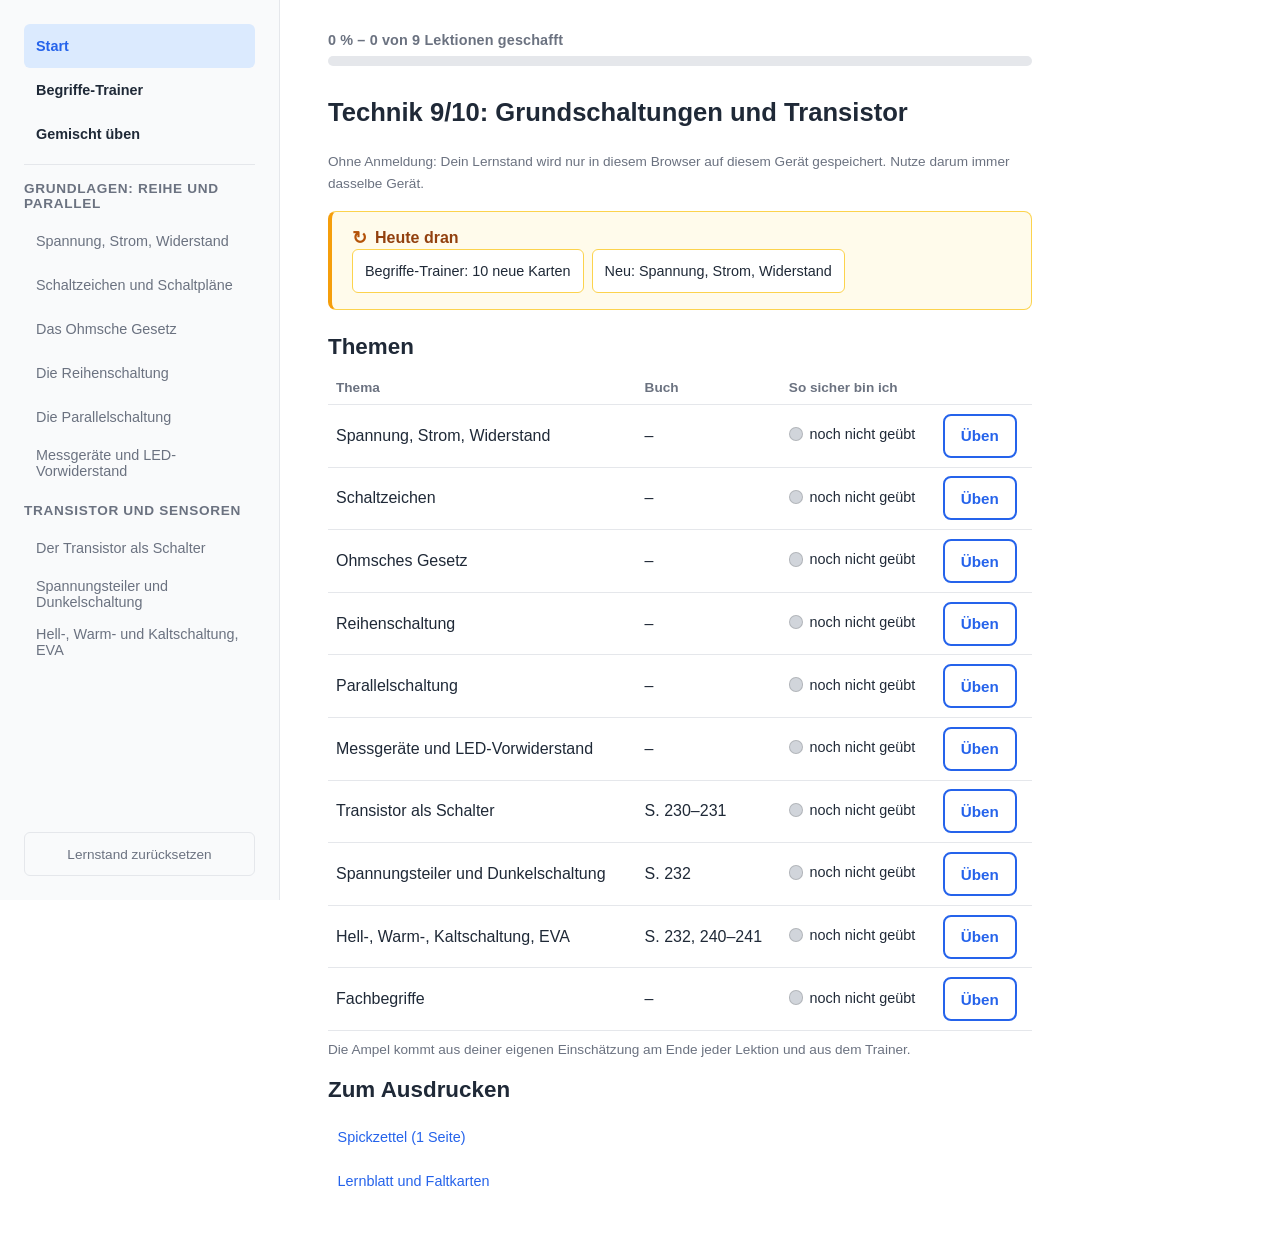
<file: index.html>
<!DOCTYPE html>
<html lang="de">
<head>
  <meta charset="UTF-8">
  <meta name="viewport" content="width=device-width, initial-scale=1.0">
  <title>Technik 9/10: Grundschaltungen und Transistor</title>
  <link rel="stylesheet" href="css/style.css?v=2">
</head>
<body>
  <button class="menu-toggle" id="menu-toggle" aria-label="Menü">&#9776;</button>
  <aside id="sidebar">
    <div id="nav"></div>
    <button id="reset-progress">Lernstand zurücksetzen</button>
  </aside>
  <main id="content">
    <div id="progress-section">
      <div id="progress-label"></div>
      <div id="progress-bar-container"><div id="progress-bar"></div></div>
    </div>
    <div id="lesson-container"></div>
  </main>
  <script src="js/ka-daten.js?v=4"></script>
  <script src="js/progress.js?v=4"></script>
  <script src="js/exercises.js?v=4"></script>
  <script src="js/trainer.js?v=4"></script>
  <script src="js/renderer.js?v=4"></script>
  <script src="js/cards.js?v=4"></script>
  <script src="js/sims.js?v=4"></script>
  <script src="js/lessons-grundlagen.js?v=4"></script>
  <script src="js/lessons-transistor.js?v=4"></script>
  <script src="js/app.js?v=4"></script>
</body>
</html>
</file>
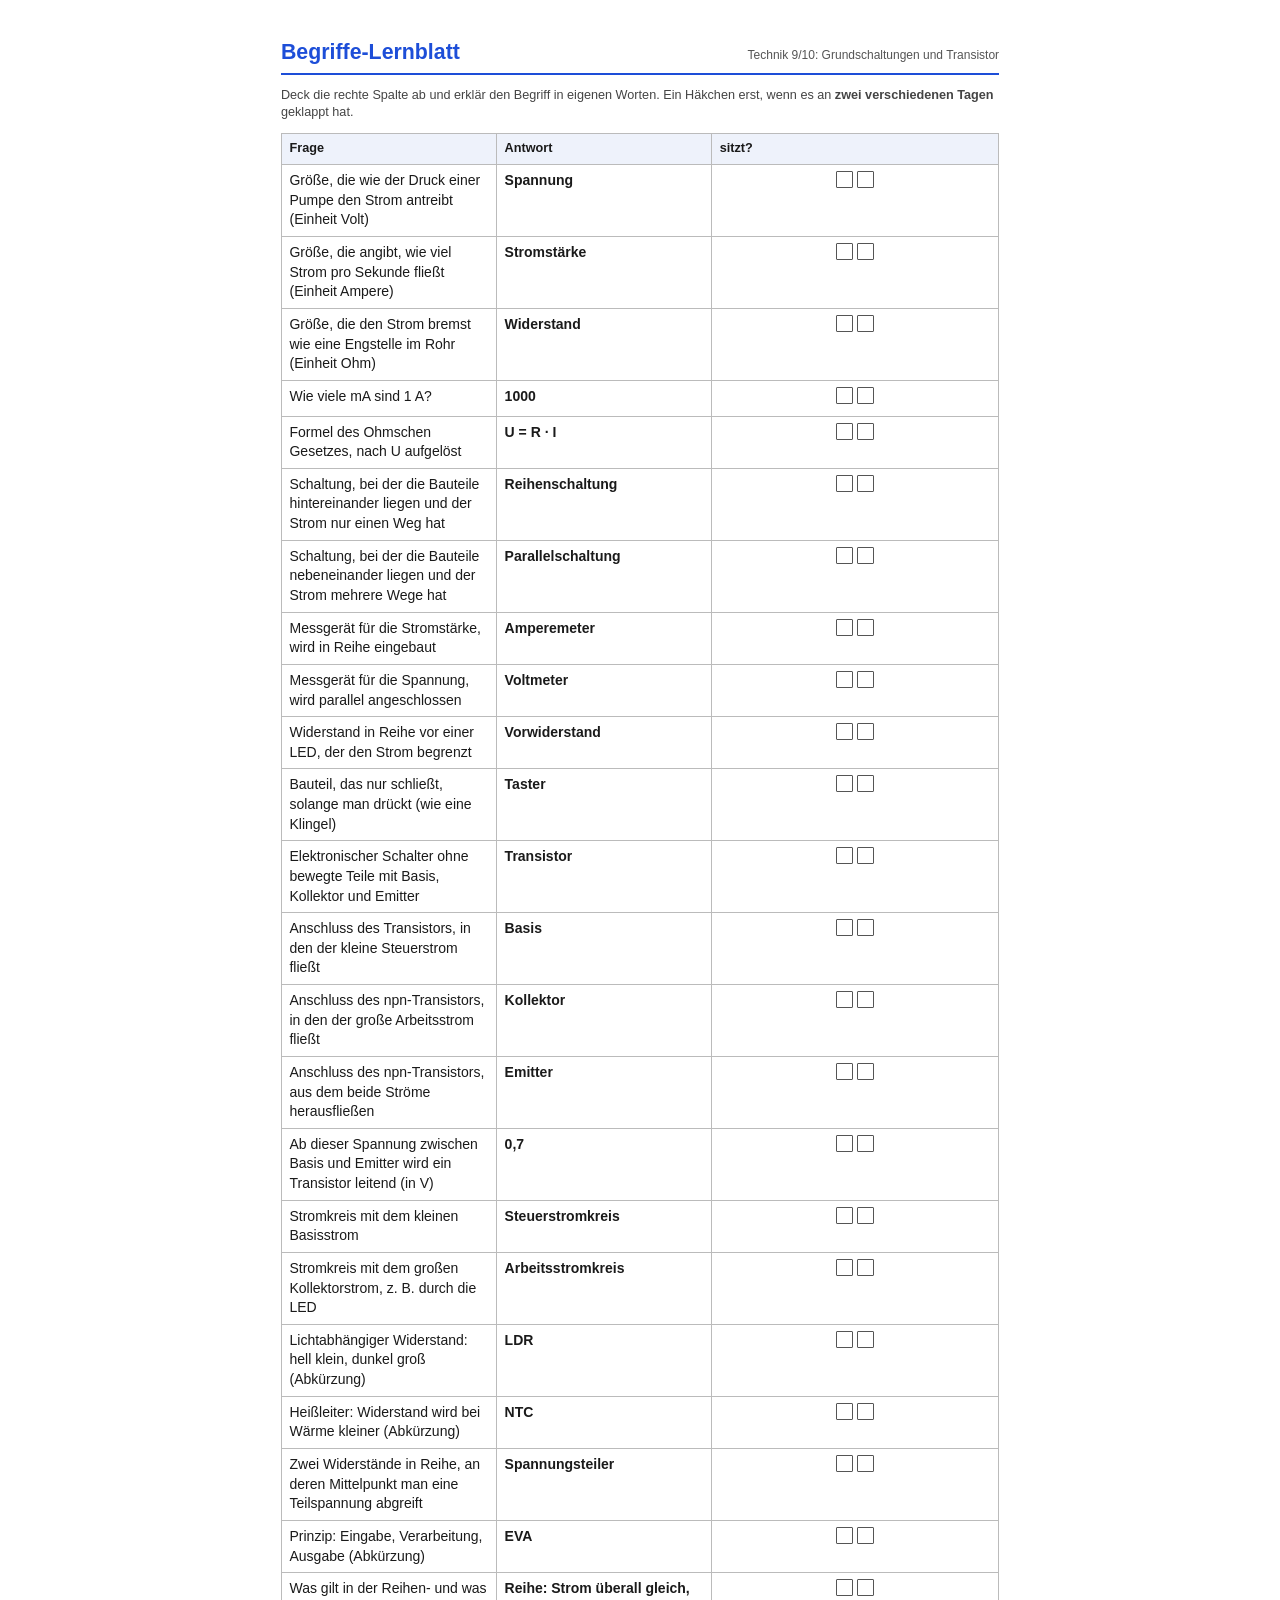
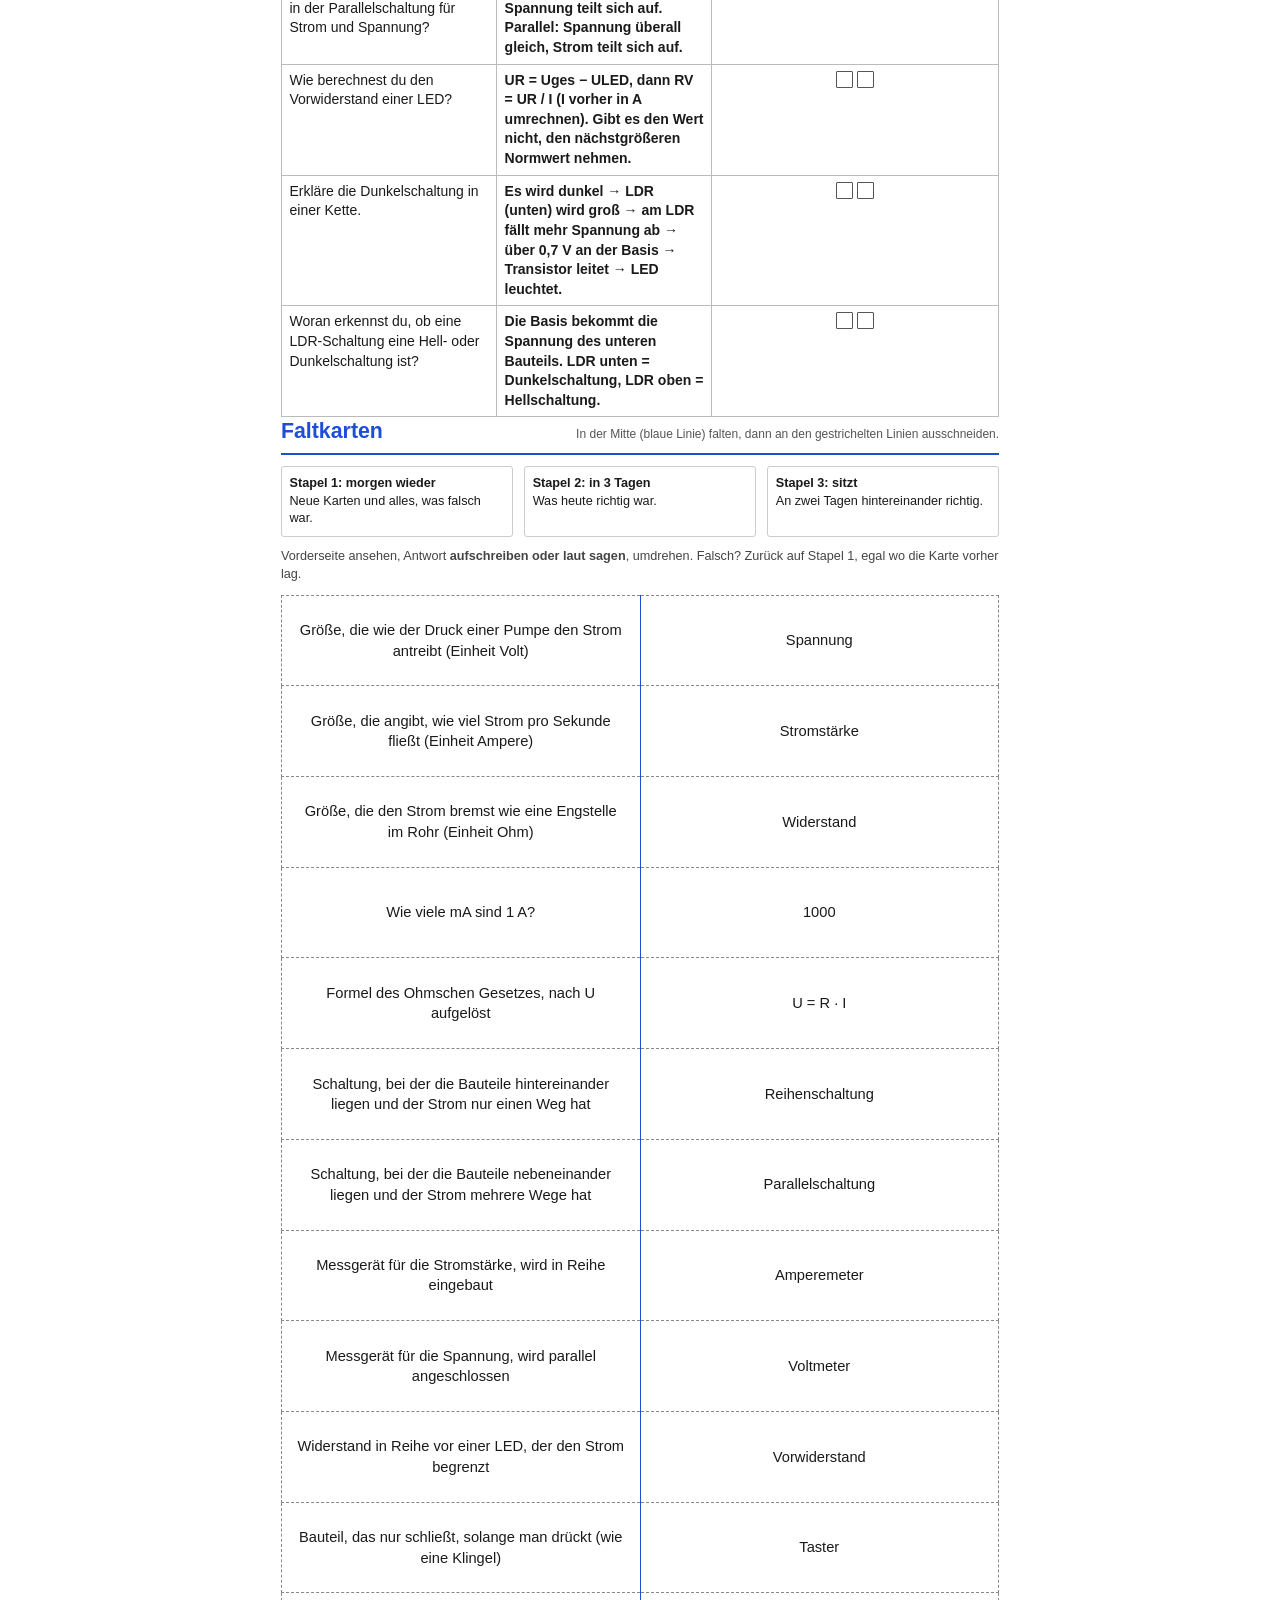
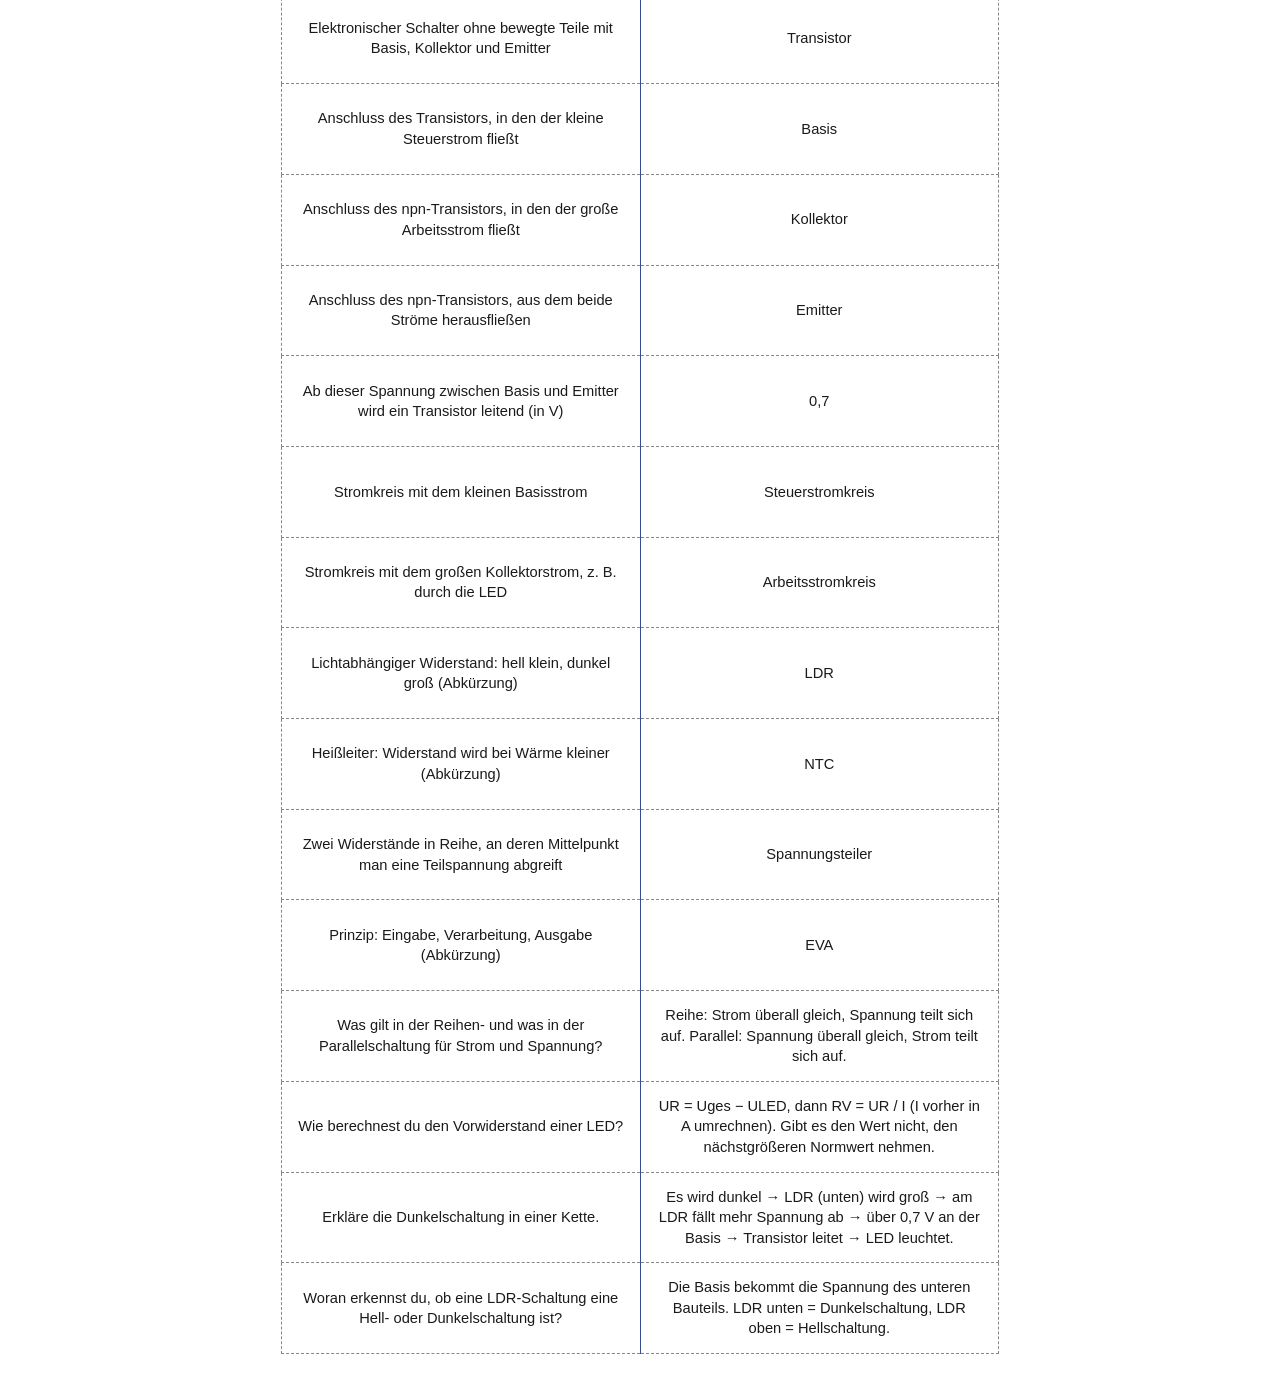
<file: pdf/karten.html>
<!DOCTYPE html>
<html lang="de">
<head>
<meta charset="UTF-8">
<meta name="viewport" content="width=device-width, initial-scale=1.0">
<title>Lernblatt und Faltkarten</title>
<link rel="stylesheet" href="druck.css">
<style>
  .lern td.v { font-weight: 600; width: 30%; }
  .lern td.d { width: 30%; }
  .lern td.b { font-size: 9pt; color: #444; }
  .lern td.c { width: 16mm; text-align: center; white-space: nowrap; }
  /* Faltkarten: links Vorderseite, rechts Rückseite. In der Mitte falten, dann ausschneiden. */
  .falt { width: 100%; border-collapse: collapse; }
  .falt td { width: 50%; height: 24mm; border: 0.8px dashed #888; text-align: center; vertical-align: middle; font-size: 11pt; padding: 2mm 4mm; }
  .falt td.hinten { border-left: 1.5px solid #1d4ed8; }
  .falt td small { display: block; font-size: 8.5pt; color: #555; margin-top: 1mm; }
  .stapel { display: flex; gap: 3mm; margin: 2mm 0 3mm; }
  .stapel div { flex: 1; border: 1px solid #ccc; border-radius: 3px; padding: 2mm; font-size: 9.5pt; }
</style>
</head>
<body>
<!-- Füllt sich selbst aus js/cards.js. Nichts von Hand eintragen. -->
<div class="kopf"><h1 id="titel">Lernblatt</h1><div class="meta" id="meta"></div></div>
<p class="intro" id="intro"></p>
<table class="lern"><thead id="lern-kopf"></thead><tbody id="lern"></tbody></table>

<div class="seitenumbruch"></div>
<div class="kopf"><h1>Faltkarten</h1><div class="meta">In der Mitte (blaue Linie) falten, dann an den gestrichelten Linien ausschneiden.</div></div>
<div class="stapel">
  <div><strong>Stapel 1: morgen wieder</strong><br>Neue Karten und alles, was falsch war.</div>
  <div><strong>Stapel 2: in 3 Tagen</strong><br>Was heute richtig war.</div>
  <div><strong>Stapel 3: sitzt</strong><br>An zwei Tagen hintereinander richtig.</div>
</div>
<p class="intro">Vorderseite ansehen, Antwort <strong>aufschreiben oder laut sagen</strong>, umdrehen. Falsch? Zurück auf Stapel 1, egal wo die Karte vorher lag.</p>
<table class="falt"><tbody id="falt"></tbody></table>

<script src="../js/ka-daten.js"></script>
<script src="../js/cards.js"></script>
<script>
  const sprache = !!CARDS.speak;
  document.getElementById('titel').textContent = sprache ? 'Vokabel-Lernblatt' : 'Begriffe-Lernblatt';
  document.getElementById('meta').textContent = KA.title;
  document.getElementById('intro').innerHTML = sprache
    ? 'Deck die rechte Spalte ab und schreib das englische Wort auf. Ein Häkchen erst, wenn es an <strong>zwei verschiedenen Tagen</strong> geklappt hat.'
    : 'Deck die rechte Spalte ab und erklär den Begriff in eigenen Worten. Ein Häkchen erst, wenn es an <strong>zwei verschiedenen Tagen</strong> geklappt hat.';
  document.getElementById('lern-kopf').innerHTML = '<tr><th>' + (sprache ? 'Deutsch' : 'Frage') + '</th><th>' + (sprache ? 'Englisch' : 'Antwort') + '</th>'
    + (sprache ? '<th>Beispiel</th>' : '') + '<th>sitzt?</th></tr>';
  document.getElementById('lern').innerHTML = CARDS.items.map(it =>
    '<tr><td class="d">' + it.front + '</td><td class="v">' + it.back + '</td>'
    + (sprache ? '<td class="b">' + (it.example || '') + '</td>' : '')
    + '<td class="c"><span class="kaestchen"></span> <span class="kaestchen"></span></td></tr>'
  ).join('');
  document.getElementById('falt').innerHTML = CARDS.items.map(it =>
    '<tr><td>' + it.front + '</td><td class="hinten">' + it.back + (it.example ? '<small>' + it.example + '</small>' : '') + '</td></tr>'
  ).join('');
</script>
</body>
</html>
</file>
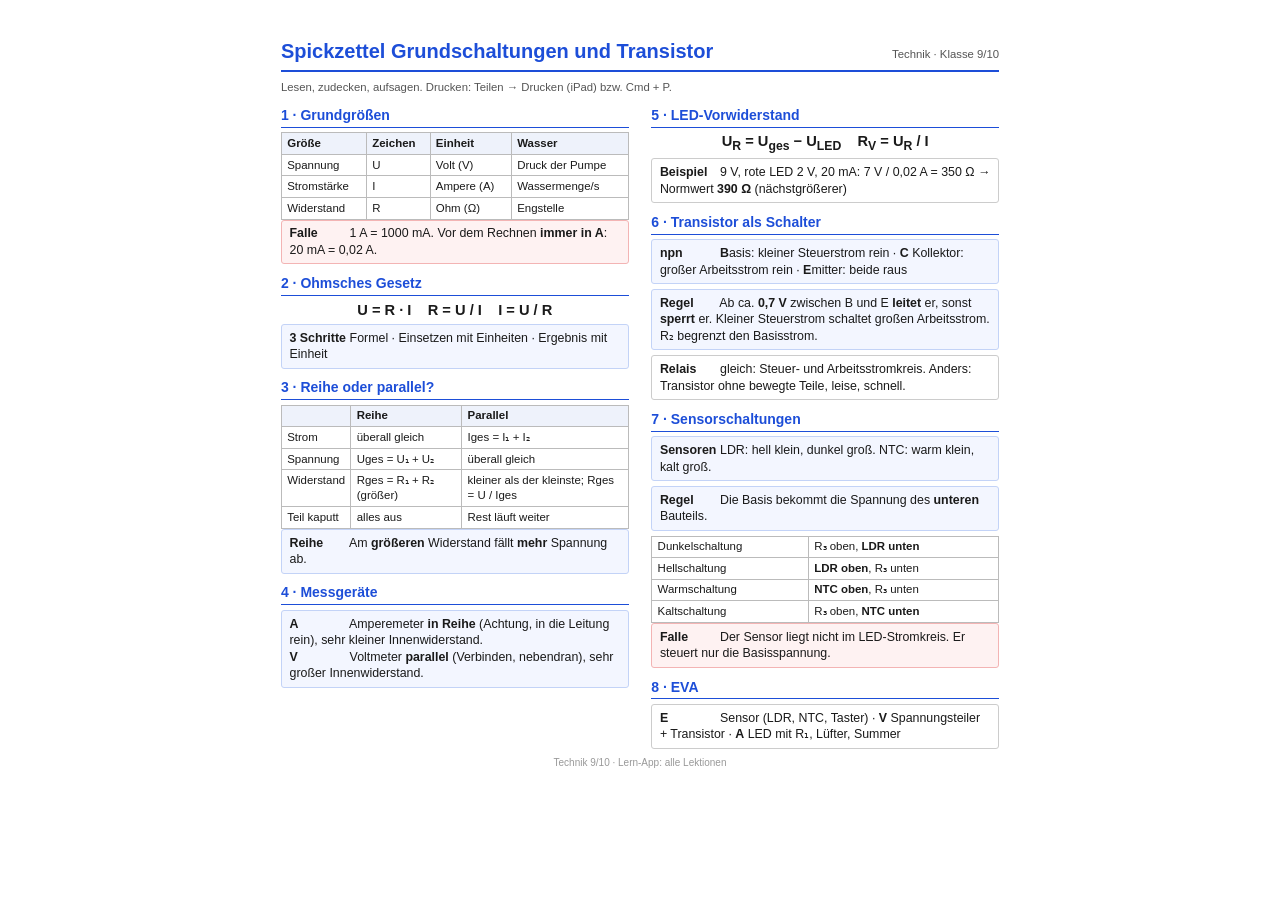
<file: pdf/spickzettel.html>
<!DOCTYPE html>
<html lang="de">
<head>
<meta charset="UTF-8">
<meta name="viewport" content="width=device-width, initial-scale=1.0">
<title>Spickzettel – Grundschaltungen und Transistor</title>
<style>
  /* Genau 1 Seite A4, zweispaltig. Prüfen: tools/druck_check.sh */
  @page { size: A4; margin: 9mm 10mm; }
  * { box-sizing: border-box; }
  body { font-family: "Helvetica Neue", Arial, sans-serif; color: #1a1a1a; font-size: 9.3pt; line-height: 1.33; margin: 0; }
  .kopf { display: flex; justify-content: space-between; align-items: baseline; border-bottom: 2.5px solid #1d4ed8; padding-bottom: 1.5mm; margin-bottom: 2mm; }
  .kopf h1 { font-size: 15pt; color: #1d4ed8; margin: 0; }
  .kopf .meta { font-size: 8.5pt; color: #555; text-align: right; }
  .intro { font-size: 8.5pt; color: #555; margin: 0 0 3mm; }
  .cols { column-count: 2; column-gap: 6mm; }
  .thema { break-inside: avoid; margin-bottom: 2.6mm; }
  h2 { font-size: 10.5pt; color: #1d4ed8; margin: 0 0 1.2mm; border-bottom: 1.2px solid #1d4ed8; padding-bottom: 0.6mm; }
  .box { border: 0.6px solid #ccc; border-radius: 3px; padding: 1.3mm 2mm; margin: 0 0 1.3mm; }
  .regel { background: #f3f6ff; border-color: #c3d3f7; }
  .beispiel { background: #fff; }
  .falle { background: #fef2f2; border-color: #f3b4b4; }
  .box b.lbl { display: inline-block; min-width: 15mm; }
  table { width: 100%; border-collapse: collapse; font-size: 8.6pt; }
  th, td { border: 0.5px solid #bbb; padding: 0.7mm 1.4mm; text-align: left; vertical-align: top; }
  th { background: #eef2fb; }
  .formel { text-align: center; font-weight: 700; font-size: 11pt; margin: 1mm 0; }
  .fuss { margin-top: 2mm; font-size: 7.5pt; color: #999; text-align: center; }
  @media screen { body { max-width: 210mm; margin: 0 auto; padding: 10mm; } }
</style>
</head>
<body>
<div class="kopf">
  <h1>Spickzettel Grundschaltungen und Transistor</h1>
  <div class="meta">Technik · Klasse 9/10</div>
</div>
<p class="intro">Lesen, zudecken, aufsagen. Drucken: Teilen → Drucken (iPad) bzw. Cmd + P.</p>

<div class="cols">
  <div class="thema">
    <h2>1 · Grundgrößen</h2>
    <table>
      <tr><th>Größe</th><th>Zeichen</th><th>Einheit</th><th>Wasser</th></tr>
      <tr><td>Spannung</td><td>U</td><td>Volt (V)</td><td>Druck der Pumpe</td></tr>
      <tr><td>Stromstärke</td><td>I</td><td>Ampere (A)</td><td>Wassermenge/s</td></tr>
      <tr><td>Widerstand</td><td>R</td><td>Ohm (Ω)</td><td>Engstelle</td></tr>
    </table>
    <div class="box falle"><b class="lbl">Falle</b> 1 A = 1000 mA. Vor dem Rechnen <strong>immer in A</strong>: 20 mA = 0,02 A.</div>
  </div>
  <div class="thema">
    <h2>2 · Ohmsches Gesetz</h2>
    <p class="formel">U = R · I &nbsp;&nbsp; R = U / I &nbsp;&nbsp; I = U / R</p>
    <div class="box regel"><b class="lbl">3 Schritte</b> Formel · Einsetzen mit Einheiten · Ergebnis mit Einheit</div>
  </div>
  <div class="thema">
    <h2>3 · Reihe oder parallel?</h2>
    <table>
      <tr><th></th><th>Reihe</th><th>Parallel</th></tr>
      <tr><td>Strom</td><td>überall gleich</td><td>Iges = I₁ + I₂</td></tr>
      <tr><td>Spannung</td><td>Uges = U₁ + U₂</td><td>überall gleich</td></tr>
      <tr><td>Widerstand</td><td>Rges = R₁ + R₂ (größer)</td><td>kleiner als der kleinste; Rges = U / Iges</td></tr>
      <tr><td>Teil kaputt</td><td>alles aus</td><td>Rest läuft weiter</td></tr>
    </table>
    <div class="box regel"><b class="lbl">Reihe</b> Am <strong>größeren</strong> Widerstand fällt <strong>mehr</strong> Spannung ab.</div>
  </div>
  <div class="thema">
    <h2>4 · Messgeräte</h2>
    <div class="box regel"><b class="lbl">A</b> Amperemeter <strong>in Reihe</strong> (Achtung, in die Leitung rein), sehr kleiner Innenwiderstand.<br><b class="lbl">V</b> Voltmeter <strong>parallel</strong> (Verbinden, nebendran), sehr großer Innenwiderstand.</div>
  </div>
  <div class="thema">
    <h2>5 · LED-Vorwiderstand</h2>
    <p class="formel">U<sub>R</sub> = U<sub>ges</sub> − U<sub>LED</sub> &nbsp;&nbsp; R<sub>V</sub> = U<sub>R</sub> / I</p>
    <div class="box beispiel"><b class="lbl">Beispiel</b> 9 V, rote LED 2 V, 20 mA: 7 V / 0,02 A = 350 Ω → Normwert <strong>390 Ω</strong> (nächstgrößerer)</div>
  </div>
  <div class="thema">
    <h2>6 · Transistor als Schalter</h2>
    <div class="box regel"><b class="lbl">npn</b> <strong>B</strong>asis: kleiner Steuerstrom rein · <strong>C</strong> Kollektor: großer Arbeitsstrom rein · <strong>E</strong>mitter: beide raus</div>
    <div class="box regel"><b class="lbl">Regel</b> Ab ca. <strong>0,7 V</strong> zwischen B und E <strong>leitet</strong> er, sonst <strong>sperrt</strong> er. Kleiner Steuerstrom schaltet großen Arbeitsstrom. R₂ begrenzt den Basisstrom.</div>
    <div class="box beispiel"><b class="lbl">Relais</b> gleich: Steuer- und Arbeitsstromkreis. Anders: Transistor ohne bewegte Teile, leise, schnell.</div>
  </div>
  <div class="thema">
    <h2>7 · Sensorschaltungen</h2>
    <div class="box regel"><b class="lbl">Sensoren</b> LDR: hell klein, dunkel groß. NTC: warm klein, kalt groß.</div>
    <div class="box regel"><b class="lbl">Regel</b> Die Basis bekommt die Spannung des <strong>unteren</strong> Bauteils.</div>
    <table>
      <tr><td>Dunkelschaltung</td><td>R₃ oben, <strong>LDR unten</strong></td></tr>
      <tr><td>Hellschaltung</td><td><strong>LDR oben</strong>, R₃ unten</td></tr>
      <tr><td>Warmschaltung</td><td><strong>NTC oben</strong>, R₃ unten</td></tr>
      <tr><td>Kaltschaltung</td><td>R₃ oben, <strong>NTC unten</strong></td></tr>
    </table>
    <div class="box falle"><b class="lbl">Falle</b> Der Sensor liegt nicht im LED-Stromkreis. Er steuert nur die Basisspannung.</div>
  </div>
  <div class="thema">
    <h2>8 · EVA</h2>
    <div class="box beispiel"><b class="lbl">E</b> Sensor (LDR, NTC, Taster) · <b>V</b> Spannungsteiler + Transistor · <b>A</b> LED mit R₁, Lüfter, Summer</div>
  </div>
</div>
<p class="fuss">Technik 9/10 · Lern-App: alle Lektionen</p>
</body>
</html>
</file>
<file: css/style.css>
/* === CSS-Variablen === */
:root {
  --accent: #2563EB;
  --accent-light: #DBEAFE;
  --success: #16A34A;
  --error: #DC2626;
  --text: #1F2937;
  --text-light: #6B7280;
  --bg: #FFFFFF;
  --sidebar-bg: #F9FAFB;
  --border: #E5E7EB;
  --sidebar-width: 280px;
  --signal-high: #16A34A;
  --signal-low: #9CA3AF;
  --signal-carry: #F59E0B;
  --signal-active: #2563EB;
  --tap-min: 44px; /* Mindesthöhe für alles, was man antippt (iPad) */
}

/* === Reset === */
*,
*::before,
*::after {
  box-sizing: border-box;
  margin: 0;
  padding: 0;
}

/* === Body: CSS Grid Layout === */
body {
  display: grid;
  grid-template-columns: var(--sidebar-width) 1fr;
  min-height: 100vh;
  font-family: -apple-system, BlinkMacSystemFont, "Segoe UI", Roboto,
    "Helvetica Neue", Arial, sans-serif;
  color: var(--text);
  background: var(--bg);
}

/* === Sidebar === */
#sidebar {
  display: flex;
  flex-direction: column;
  background: var(--sidebar-bg);
  border-right: 1px solid var(--border);
  padding: 1.5rem;
  position: sticky;
  top: 0;
  height: 100vh;
  overflow-y: auto;
}

#sidebar h2 {
  font-size: 1.1rem;
  color: var(--accent);
  margin-bottom: 1.25rem;
  letter-spacing: 0.02em;
}

#sidebar h3 {
  font-size: 0.85rem;
  color: var(--text-light);
  text-transform: uppercase;
  letter-spacing: 0.05em;
  margin-bottom: 0.5rem;
  margin-top: 1rem;
}

#sidebar ul {
  list-style: none;
}

#sidebar li {
  padding: 0.5rem 0.75rem;
  border-radius: 6px;
  cursor: pointer;
  font-size: 0.9rem;
  color: var(--text);
  transition: background 0.15s ease;
}

#sidebar li:hover {
  background: var(--accent-light);
}

#sidebar li.active {
  background: var(--accent-light);
  color: var(--accent);
  font-weight: 600;
}

#sidebar li.completed {
  color: var(--success);
}

#sidebar li.in-progress {
  color: var(--text);
}

#sidebar li.not-started {
  color: var(--text-light);
}

/* Reset-Button: wird durch flex + margin-top:auto nach unten gedrückt */
#reset-progress {
  margin-top: auto;
  padding: 0.6rem 1rem;
  background: none;
  border: 1px solid var(--border);
  border-radius: 6px;
  color: var(--text-light);
  font-size: 0.85rem;
  cursor: pointer;
  transition: background 0.15s ease, color 0.15s ease;
}

#reset-progress:hover {
  background: var(--error);
  color: #fff;
  border-color: var(--error);
}

/* === Hauptinhalt === */
#content {
  padding: 2rem 3rem;
  max-width: 800px;
  min-width: 0; /* Grid-Spalte darf schmaler werden als ihr Inhalt (Handy) */
}

/* === Fortschrittsbalken === */
#progress-section {
  margin-bottom: 2rem;
}

#progress-label {
  font-size: 0.9rem;
  font-weight: 600;
  color: var(--text-light);
  margin-bottom: 0.5rem;
  letter-spacing: 0.01em;
}

#progress-bar-container {
  height: 10px;
  background: #E5E7EB;
  border-radius: 5px;
  overflow: hidden;
}

#progress-bar {
  height: 100%;
  background: var(--accent);
  border-radius: 5px;
  width: 0%;
  transition: width 0.4s ease;
}

/* === Spaced Repetition: "Heute faellig"-Sektion === */
#review-due {
  margin-bottom: 2rem;
}

.review-due-card {
  border: 1px solid #FCD34D;
  background: #FFFBEB;
  border-left: 4px solid #F59E0B;
  border-radius: 8px;
  padding: 1rem 1.25rem;
}

.review-due-head {
  font-size: 1rem;
  font-weight: 700;
  color: #92400E;
  display: flex;
  align-items: center;
  gap: 0.5rem;
}

.review-due-icon {
  display: inline-block;
  font-size: 1.1rem;
  color: #B45309;
}

.review-due-hint {
  font-size: 0.85rem;
  color: var(--text-light);
  margin: 0.4rem 0 0.8rem;
}

.review-due-list {
  display: flex;
  flex-wrap: wrap;
  gap: 0.5rem;
}

.review-due-btn {
  background: var(--bg);
  border: 1px solid #FCD34D;
  border-radius: 6px;
  padding: 0.5rem 0.75rem;
  font-size: 0.9rem;
  color: var(--text);
  cursor: pointer;
  text-align: left;
  transition: background 0.15s ease, border-color 0.15s ease;
  /* Touch-freundliche Mindesthoehe */
  min-height: 44px;
}

.review-due-btn:hover {
  background: #FEF3C7;
  border-color: #F59E0B;
}

/* Sidebar-Badge an faelliger Lektion */
.review-badge {
  margin-left: 0.4rem;
  font-size: 0.85rem;
  color: #B45309;
  font-weight: 700;
}

/* === Selbst-Check nach Lektionsabschluss (Assessment-Prompt) === */
.self-check {
  margin-top: 2rem;
  padding: 1.25rem;
  border: 1px solid var(--border);
  border-left: 4px solid var(--accent);
  border-radius: 8px;
  background: var(--accent-light);
}

.self-check-head {
  font-size: 1.05rem;
  font-weight: 700;
  color: var(--text);
}

.self-check-hint {
  font-size: 0.85rem;
  color: var(--text-light);
  margin: 0.4rem 0 1rem;
}

.self-check-btns {
  display: flex;
  flex-wrap: wrap;
  gap: 0.6rem;
}

.self-check-btn {
  flex: 1 1 140px;
  display: flex;
  flex-direction: column;
  align-items: center;
  gap: 0.15rem;
  padding: 0.7rem 0.5rem;
  border: 2px solid var(--border);
  border-radius: 8px;
  background: var(--bg);
  cursor: pointer;
  transition: border-color 0.15s ease, background 0.15s ease, transform 0.05s ease;
  /* Touch-freundlich */
  min-height: 56px;
}

.self-check-btn:hover { transform: translateY(-1px); }
.self-check-btn:active { transform: translateY(0); }

.sc-label { font-weight: 700; font-size: 0.95rem; color: var(--text); }
.sc-sub { font-size: 0.75rem; color: var(--text-light); }

.self-check-low:hover { border-color: #DC2626; background: #FEF2F2; }
.self-check-medium:hover { border-color: #F59E0B; background: #FFFBEB; }
.self-check-high:hover { border-color: var(--success); background: #F0FDF4; }

.self-check-done {
  font-size: 0.95rem;
  font-weight: 600;
  color: var(--success);
}

/* === Übungs-Header (Übung X von Y) === */
.exercise-header {
  font-size: 0.9rem;
  font-weight: 600;
  color: var(--text-light);
  margin-top: 2rem;
  margin-bottom: 0.75rem;
  padding-bottom: 0.5rem;
  border-bottom: 1px solid var(--border);
  letter-spacing: 0.02em;
  transition: color 0.3s ease;
}

.exercise-header:first-of-type {
  margin-top: 0.5rem;
}

.exercise-header.completed {
  color: var(--success);
}

.exercise-header.completed::after {
  content: ' ✓';
  font-weight: 700;
}

/* === Typografie === */
h1 {
  font-size: 1.8rem;
  margin-bottom: 1rem;
  color: var(--text);
}

h2 {
  font-size: 1.4rem;
  margin-bottom: 0.75rem;
  color: var(--text);
}

h3 {
  font-size: 1.1rem;
  margin-bottom: 0.5rem;
  color: var(--text);
}

p {
  line-height: 1.6;
  margin-bottom: 1rem;
  color: var(--text);
}

/* === Phase Tabs === */
.phase-tabs {
  display: flex;
  gap: 0;
  border-bottom: 2px solid var(--border);
  margin-bottom: 1.5rem;
}

.phase-tab {
  padding: 0.75rem 1.5rem;
  border: none;
  background: none;
  cursor: pointer;
  font-size: 0.95rem;
  color: var(--text-light);
  border-bottom: 2px solid transparent;
  margin-bottom: -2px;
  transition: all 0.2s;
}

.phase-tab:hover {
  color: var(--text);
}

.phase-tab.active {
  color: var(--accent);
  border-bottom-color: var(--accent);
  font-weight: 600;
}

/* === Phasen === */
.phase {
  display: none;
  animation: fadeIn 0.3s ease;
}

.phase.active {
  display: block;
}

@keyframes fadeIn {
  from { opacity: 0; transform: translateY(5px); }
  to { opacity: 1; transform: translateY(0); }
}

/* === Beispiel-Schritte === */
.example-step {
  background: var(--sidebar-bg);
  border: 1px solid var(--border);
  border-radius: 8px;
  margin-bottom: 0.75rem;
  overflow: hidden;
}

.example-step summary {
  padding: 0.75rem 1rem;
  cursor: pointer;
  font-weight: 600;
  color: var(--text);
  list-style: none;
}

.example-step summary::before {
  content: '▶ ';
  font-size: 0.7rem;
  margin-right: 0.5rem;
  transition: transform 0.2s;
  display: inline-block;
}

.example-step[open] summary::before {
  transform: rotate(90deg);
}

.step-content {
  padding: 0.75rem 1rem;
  border-top: 1px solid var(--border);
}

/* === Lektion Titel === */
#lesson-container h1 {
  margin-bottom: 1.5rem;
  font-size: 1.6rem;
}

/* === Uebungen allgemein === */
.exercise-question {
  font-weight: 600;
  margin-bottom: 1rem;
  font-size: 1.05rem;
}

.exercise-feedback {
  margin-top: 1rem;
  padding: 0.75rem 1rem;
  border-radius: 8px;
  font-size: 0.9rem;
}

.exercise-feedback.correct {
  background: #DCFCE7;
  color: #166534;
  border: 1px solid #BBF7D0;
}

.exercise-feedback.incorrect {
  background: #FEF2F2;
  color: #991B1B;
  border: 1px solid #FECACA;
}

/* === Multiple Choice === */
.mc-options {
  display: flex;
  flex-direction: column;
  gap: 0.5rem;
}

.mc-option {
  padding: 0.75rem 1rem;
  border: 2px solid var(--border);
  border-radius: 8px;
  background: white;
  cursor: pointer;
  text-align: left;
  font-size: 0.95rem;
  transition: all 0.2s;
}

.mc-option:hover:not(:disabled) {
  border-color: var(--accent);
  background: var(--accent-light);
}

.mc-option.correct {
  border-color: var(--success);
  background: #DCFCE7;
  color: #166534;
}

.mc-option.incorrect {
  border-color: var(--error);
  background: #FEF2F2;
  color: #991B1B;
}

.mc-option:disabled {
  cursor: not-allowed;
  opacity: 0.7;
}

.exercise-check-btn {
  margin-top: 1rem;
  padding: 0.6rem 1.5rem;
  background: var(--accent);
  color: white;
  border: none;
  border-radius: 6px;
  cursor: pointer;
  font-size: 0.95rem;
  transition: background 0.2s;
}

.exercise-check-btn:hover {
  background: #1D4ED8;
}

.exercise-check-btn:disabled {
  background: var(--text-light);
  cursor: not-allowed;
}

/* === Zuordnung === */
.matching-area {
  display: grid;
  grid-template-columns: 1fr 1fr;
  gap: 2rem;
  margin: 1rem 0;
}

.match-item {
  padding: 0.75rem 1rem;
  border: 2px solid var(--border);
  border-radius: 8px;
  cursor: pointer;
  text-align: center;
  margin-bottom: 0.5rem;
  transition: all 0.2s;
  user-select: none;
}

.match-item:hover {
  border-color: var(--accent);
}

.match-item.selected {
  border-color: var(--accent);
  background: var(--accent-light);
  box-shadow: 0 0 0 2px var(--accent-light);
}

.match-item.matched {
  opacity: 0.9;
  color: white;
  font-weight: 600;
}

/* === Responsive: Tablet (< 1024px) === */
@media (max-width: 1024px) {
  body {
    grid-template-columns: 1fr;
  }

  #sidebar {
    position: fixed;
    /* Feste Breite noetig, weil die Grid-Spalte hier wegfaellt. Verstecken per
       transform: translateX(-100%) verdeckt IMMER exakt die eigene Breite -
       robuster als ein fester left-Wert (sonst lugt die Sidebar ueber den Inhalt). */
    width: var(--sidebar-width);
    left: 0;
    top: 0;
    z-index: 100;
    transform: translateX(-100%);
    transition: transform 0.3s;
    box-shadow: none;
  }

  #sidebar.open {
    transform: translateX(0);
    box-shadow: 2px 0 10px rgba(0,0,0,0.1);
  }

  #content {
    padding: 1rem 1.5rem;
  }

  /* Fortschritts-Label nicht unter den fixen Hamburger schieben */
  #progress-label {
    padding-left: 52px;
    min-height: 32px;
  }

  /* Hamburger Button */
  .menu-toggle {
    display: block;
  }
}

@media (min-width: 1025px) {
  .menu-toggle {
    display: none;
  }
}

.menu-toggle {
  position: fixed;
  top: 1rem;
  left: 1rem;
  z-index: 101;
  background: var(--accent);
  color: white;
  border: none;
  border-radius: 6px;
  width: 44px;
  height: 44px;
  font-size: 1.2rem;
  cursor: pointer;
  /* display wird allein ueber die Media-Queries gesteuert (<=1024 block, >=1025 none).
     Kein display hier, sonst ueberschreibt diese spaeter stehende Regel die Query. */
}

.tip-box {
  background: #EFF6FF;
  border-left: 4px solid var(--accent);
  border-radius: 0 8px 8px 0;
  padding: 1rem 1.25rem;
  margin: 1.25rem 0;
}

.tip-box strong {
  color: var(--accent);
}

.warning-box {
  background: #FEF3C7;
  border-left: 4px solid #F59E0B;
  border-radius: 0 8px 8px 0;
  padding: 1rem 1.25rem;
  margin: 1.25rem 0;
}

.warning-box strong {
  color: #92400E;
}

.analogy-box {
  background: linear-gradient(135deg, #F0FDF4, #DCFCE7);
  border: 1px solid #BBF7D0;
  border-radius: 12px;
  padding: 1.25rem 1.5rem;
  margin: 1.25rem 0;
}

.analogy-box::before {
  content: '💡';
  font-size: 1.3rem;
  margin-right: 0.5rem;
}

/* === Ordering Exercise (Reihenfolge sortieren) === */
.exercise-ordering .ordering-list {
  list-style: none;
  padding: 0;
  margin: 1rem 0;
  counter-reset: ordering-counter;
}

.exercise-ordering .ordering-item {
  counter-increment: ordering-counter;
  display: flex;
  align-items: center;
  justify-content: space-between;
  padding: 0.75rem 1rem;
  border: 2px solid var(--border);
  border-radius: 8px;
  margin-bottom: 0.5rem;
  background: white;
  gap: 1rem;
  transition: border-color 0.15s, background 0.15s;
}

.exercise-ordering .ordering-item::before {
  content: counter(ordering-counter) ".";
  font-weight: 600;
  color: var(--text-light);
  min-width: 1.5rem;
  flex-shrink: 0;
}

.exercise-ordering .ordering-item:hover {
  border-color: var(--accent);
  background: var(--accent-light);
}

.exercise-ordering .ordering-text {
  flex: 1;
  font-size: 0.95rem;
  line-height: 1.4;
}

.exercise-ordering .ordering-buttons {
  display: flex;
  gap: 0.25rem;
  flex-shrink: 0;
}

.exercise-ordering .ordering-btn {
  width: 44px;
  height: 44px;
  border: 1px solid var(--border);
  border-radius: 6px;
  background: var(--sidebar-bg);
  cursor: pointer;
  font-size: 1.2rem;
  font-weight: bold;
  color: var(--text);
  transition: all 0.15s;
  display: inline-flex;
  align-items: center;
  justify-content: center;
}

.exercise-ordering .ordering-btn:hover:not(:disabled) {
  background: var(--accent);
  border-color: var(--accent);
  color: white;
}

.exercise-ordering .ordering-btn:disabled {
  opacity: 0.3;
  cursor: not-allowed;
}

/* Print-Stylesheet (für späteren AB-Export) */
@media print {
  .phase-tabs,
#sidebar,
#progress-section,
.menu-toggle {
    display: none !important;
  }
  .phase {
    display: block !important;
    page-break-before: always;
  }
  
}

/* =====================================================================
   Ergänzungen für Übungstypen und Boxen
   ===================================================================== */

/* why-context (amber) -- Motivation/Praxisbezug */
.why-context {
  background: #FFF1F2;
  border-left: 4px solid #FECDD3;
  padding: 0.85rem 1rem;
  border-radius: 8px;
  margin: 1rem 0;
}

/* Intro-Text ueber den Uebungen */
.exercises-intro {
  background: var(--accent-light);
  border-radius: 8px;
  padding: 0.85rem 1rem;
  margin-bottom: 1.25rem;
  font-size: 0.95rem;
}

/* neutrales Feedback (z.B. Loesung gezeigt) */
.exercise-feedback.neutral {
  background: #F3F4F6;
  color: #374151;
  border: 1px solid #E5E7EB;
}

/* "Loesung zeigen"-Button: dezent,
sekundaer */
.exercise-solve-btn {
  margin-top: 1rem;
  margin-left: 0.5rem;
  padding: 0.6rem 1.2rem;
  background: #fff;
  color: var(--accent);
  border: 1px solid var(--accent);
  border-radius: 6px;
  cursor: pointer;
  font-size: 0.95rem;
}
.exercise-solve-btn:hover { background: var(--accent-light); }

/* ---------------- Fill-in-blank (Lueckentext) ---------------- */
.exercise-fill .fill-text {
  font-size: 1.05rem;
  line-height: 2.4;
}
.fill-input {
  display: inline-block;
  min-width: 90px;
  padding: 0.3rem 0.5rem;
  margin: 0 2px;
  border: 2px solid var(--border);
  border-radius: 6px;
  font-size: 1rem;
  font-family: inherit;
  background: #fff;
}
.fill-input:focus { outline: none; border-color: var(--accent); }
.fill-input.correct { border-color: var(--success); background: #DCFCE7; }
.fill-input.incorrect { border-color: var(--error); background: #FEF2F2; }
.fill-input.revealed { border-color: #F59E0B; background: #FFFBEB; }
.fill-btn-row { display: flex; flex-wrap: wrap; gap: 0; align-items: center; }
.vocab-card {
  background: var(--sidebar-bg);
  border: 1px solid var(--border);
  border-radius: 12px;
  padding: 1.5rem;
  text-align: center;
}
.vocab-prompt {
  font-size: 1.5rem;
  font-weight: 600;
  color: var(--text);
  margin-bottom: 0.5rem;
}
.vocab-hint {
  font-size: 0.9rem;
  color: var(--text-light);
  margin-bottom: 1rem;
}
.vocab-input {
  width: 100%;
  max-width: 320px;
  padding: 0.7rem 0.9rem;
  font-size: 1.1rem;
  text-align: center;
  border: 2px solid var(--border);
  border-radius: 8px;
  font-family: inherit;
  margin: 0.5rem 0 1rem;
}
.vocab-input:focus { outline: none; border-color: var(--accent); }
.vocab-input.correct { border-color: var(--success); background: #DCFCE7; }
.vocab-input.incorrect { border-color: var(--error); background: #FEF2F2; }
.vocab-card .exercise-check-btn { margin-top: 0.25rem; min-height: 44px; }
.vocab-next { background: var(--success); }
.vocab-next:hover { background: #15803D; }
.vocab-done { font-size: 1.05rem; line-height: 1.6; }

/* ---------------- Listening ---------------- */
.listening-controls { display: flex; gap: 0.75rem; flex-wrap: wrap; margin: 0.5rem 0 1rem; }
.listening-play-btn,
.listening-slow-btn {
  padding: 0.7rem 1.4rem;
  min-height: 44px;
  border: none;
  border-radius: 8px;
  font-size: 1rem;
  cursor: pointer;
}
.listening-play-btn { background: var(--accent); color: #fff; }
.listening-play-btn:hover { background: #1D4ED8; }
.listening-slow-btn { background: var(--accent-light); color: var(--accent); }
.listening-slow-btn:hover { background: #BFDBFE; }
.listening-question { margin-top: 0.5rem; }
.listening-transcript {
  margin-top: 1rem;
  background: var(--sidebar-bg);
  border: 1px solid var(--border);
  border-radius: 8px;
  padding: 0.5rem 1rem;
}
.listening-transcript summary { cursor: pointer; color: var(--text-light); font-size: 0.9rem; }
.listening-transcript-text { margin-top: 0.5rem; font-style: italic; line-height: 1.6; }

/* ---------------- Free-text (Schreibaufgabe) ---------------- */
.freetext-area {
  width: 100%;
  padding: 0.8rem;
  border: 2px solid var(--border);
  border-radius: 8px;
  font-size: 1rem;
  font-family: inherit;
  line-height: 1.6;
  resize: vertical;
  margin-top: 0.5rem;
}
.freetext-area:focus { outline: none; border-color: var(--accent); }
.freetext-counter { font-size: 0.8rem; color: var(--text-light); margin: 0.3rem 0 0.5rem; }
.freetext-model {
  margin-top: 1rem;
  background: #F0FDF4;
  border: 1px solid #BBF7D0;
  border-radius: 8px;
  padding: 1rem;
}
.freetext-model-head { font-weight: 600; margin-bottom: 0.5rem; }
.freetext-model-text { line-height: 1.7; }
.freetext-model-hint { margin-top: 0.75rem; font-size: 0.88rem; color: var(--text-light); }
.freetext-selfcheck { margin-top: 1rem; }
.freetext-sc-head { font-weight: 600; margin-bottom: 0.5rem; }
.freetext-sc-btns { display: flex; gap: 0.6rem; flex-wrap: wrap; }
.freetext-sc-btn {
  padding: 0.6rem 1rem;
  min-height: 44px;
  border: 1px solid var(--border);
  border-radius: 8px;
  background: #fff;
  cursor: pointer;
  font-size: 0.95rem;
}
.freetext-sc-btn:hover { background: var(--sidebar-bg); }

/* PDF-Lernpaket-Links in der Sidebar */
#pdf-paket { margin-top: 1.5rem; padding-top: 1rem; border-top: 1px solid var(--border); }
#pdf-paket h3 { font-size: 0.95rem; color: var(--text); margin-bottom: 0.5rem; }
.pdf-links { list-style: none; padding: 0; margin: 0; }
.pdf-links li { margin: 0; }
.pdf-links a {
  display: block;
  padding: 0.55rem 0.6rem;
  color: var(--accent);
  text-decoration: none;
  font-size: 0.9rem;
  border-radius: 6px;
  min-height: 40px;
}
.pdf-links a:hover { background: var(--accent-light); }

/* =====================================================================
   KA-Vorlage (Lernpaket-Audit 11/2026)
   ===================================================================== */

/* Alles, was man antippt, mindestens 44 px hoch */
.mc-option, .match-item, .phase-tab, .exercise-check-btn, .exercise-solve-btn,
.fill-input, .vocab-input, #sidebar li, .ordering-btn, .self-check-btn,
.review-due-btn, .freetext-sc-btn, .listening-play-btn, .listening-slow-btn,
.topic-go, .trainer-speak, #reset-progress, .menu-toggle, summary, .pdf-links a {
  min-height: var(--tap-min);
}
.ordering-btn, .menu-toggle { min-width: var(--tap-min); }
summary { display: flex; align-items: center; }

/* Seitenleiste: Startseite + Trainer oben */
#nav h3 { margin-top: 1rem; }
.nav-top { border-bottom: 1px solid var(--border); padding-bottom: 0.5rem; margin-bottom: 0.25rem; }
.nav-top li { font-weight: 600; }
#sidebar li { display: flex; align-items: center; }

/* Startseite */
.start-date { font-size: 1.05rem; margin: 0.25rem 0 1.25rem; line-height: 1.6; }
.start-left { color: var(--accent); font-weight: 700; }
.start-small { font-size: 0.85rem; color: var(--text-light); margin: 0.5rem 0 1rem; }
#lesson-container > .review-due-card { margin-bottom: 1.5rem; }
.start-pending { border: 2px solid var(--accent); border-radius: 10px; padding: 0.75rem 1rem; margin-bottom: 1rem; }
.start-pending .self-check { margin-top: 0.5rem; border: none; padding: 0; background: none; }

.topic-table { width: 100%; border-collapse: collapse; margin: 0.5rem 0; }
.topic-table th, .topic-table td { text-align: left; padding: 0.55rem 0.5rem; border-bottom: 1px solid var(--border); vertical-align: middle; }
.topic-table th { font-size: 0.85rem; color: var(--text-light); font-weight: 600; }
.topic-go {
  padding: 0.4rem 1rem; border: 2px solid var(--accent); background: white; color: var(--accent);
  border-radius: 8px; font-weight: 600; cursor: pointer; font-size: 0.95rem;
}
.topic-go:hover { background: var(--accent-light); }

/* Ampel: Farbe UND Text, damit es auch ohne Farbsehen klar ist */
.ampel { display: inline-flex; align-items: center; gap: 0.4rem; font-size: 0.9rem; white-space: nowrap; }
.ampel-dot { width: 0.9rem; height: 0.9rem; border-radius: 50%; flex: none; border: 1px solid rgba(0,0,0,0.15); }
.ampel-none .ampel-dot { background: #D1D5DB; }
.ampel-low .ampel-dot { background: var(--error); }
.ampel-medium .ampel-dot { background: #F59E0B; }
.ampel-high .ampel-dot { background: var(--success); }
.ampel-partial .ampel-dot { background: linear-gradient(90deg, #F59E0B 50%, #D1D5DB 50%); }
.pdf-links a { display: flex; align-items: center; }
/* 6: Menü-Knopf (fixed, oben links) überdeckt sonst den ersten Eintrag der Seitenleiste */
@media (max-width: 1024px) { #sidebar { padding-top: 4.5rem; } }

/* Gemischt üben */
.mixed-go { margin: 0.25rem 0 1.25rem; }

/* Trainer */
.trainer-stats { display: flex; flex-wrap: wrap; gap: 0.5rem 1rem; font-size: 0.9rem; color: var(--text-light); margin: 0.25rem 0 1rem; }
.trainer-intro p { margin-bottom: 0.75rem; }
.trainer-small { font-size: 0.85rem; color: var(--text-light); }
.trainer-done-text { font-size: 1.1rem; color: var(--success); font-weight: 600; }
.vocab-progress { font-size: 0.85rem; color: var(--text-light); margin-bottom: 0.5rem; }
.trainer-back { font-size: 1.15rem; font-weight: 600; margin: 0.75rem 0; padding: 0.75rem 1rem; background: var(--accent-light); border-radius: 8px; }
.trainer-example { font-style: italic; color: var(--text-light); margin: 0.5rem 0; }
.trainer-speak {
  display: inline-flex; align-items: center; padding: 0.4rem 0.9rem; margin: 0.25rem 0.5rem 0.5rem 0;
  border: 1px solid var(--border); background: white; border-radius: 8px; cursor: pointer; font-size: 0.95rem;
}
.vocab-card .exercise-check-btn { margin-right: 0.5rem; }

/* Zahl tippen */
.number-row { display: flex; align-items: center; gap: 0.5rem; margin: 0.5rem 0; }
.number-input { width: 9rem; font-size: 1.05rem; }
.number-unit { font-weight: 600; }
.number-solution { margin: 0.5rem 0; padding: 0.5rem 0.75rem; background: white; border-radius: 6px; line-height: 1.7; }

@media (max-width: 600px) {
  #content { padding: 1rem; }
  .topic-table th:nth-child(2), .topic-table td:nth-child(2) { display: none; }
  .topic-table th, .topic-table td { padding: 0.5rem 0.3rem; }
  .ampel { white-space: normal; }
}

/* Wort- und Info-Tabellen in Erklärungen */
.info-table { width: 100%; border-collapse: collapse; margin: 0.75rem 0; font-size: 0.95rem; }
.info-table th, .info-table td { border: 1px solid var(--border); padding: 0.55rem 0.7rem; text-align: left; vertical-align: top; line-height: 1.4; }
.info-table th { background: var(--accent-light); }
.info-table tr:nth-child(even) td { background: #F9FAFB; }
.info-table td:first-child { font-weight: 600; width: 40%; overflow-wrap: anywhere; }
.sim { border: 2px solid var(--accent-light); background: #FAFCFF; border-radius: 12px; padding: 1rem; margin: 1.25rem 0; }
.sim-title { font-weight: 700; color: var(--accent); margin-bottom: 0.6rem; }
.sim-small { font-weight: 400; font-size: 0.8rem; color: var(--text-light); }
.sim-row { display: block; margin: 0.4rem 0; }
.sim-label { display: block; font-size: 0.95rem; }
.sim input[type="range"] { width: 100%; min-height: var(--tap-min); accent-color: var(--accent); }
.sim-toggle { display: flex; flex-wrap: wrap; gap: 0.4rem; margin: 0.4rem 0; }
.sim-btn { min-height: var(--tap-min); padding: 0.4rem 0.9rem; border: 2px solid var(--border); background: white; border-radius: 8px; cursor: pointer; font-size: 0.9rem; }
.sim-btn.on { border-color: var(--accent); background: var(--accent-light); font-weight: 600; }
.sim-svg { width: 100%; height: auto; display: block; margin: 0.5rem 0; background: white; border-radius: 8px; }
.sim-skala { max-width: 340px; }
.sim-mini { max-width: 260px; display: inline-block; vertical-align: middle; margin: 0.25rem 0; }
.mc-option .sim-mini { max-width: 220px; pointer-events: none; }
.sim-out { background: white; border-left: 4px solid var(--accent); border-radius: 0 8px 8px 0; padding: 0.6rem 0.8rem; line-height: 1.6; min-height: 3rem; }
@keyframes simSlide { from { transform: translateX(0); } to { transform: translateX(40px); } }
.sim-slide { animation: simSlide 1.6s ease-in-out infinite alternate; }
@media (prefers-reduced-motion: reduce) { .sim-slide { animation: none; } }
/* Merksätze aus dem Heft */
.merke { border: 2px solid #2563EB; border-radius: 10px; padding: 0.75rem 1rem; margin: 1rem 0; background: #EFF6FF; }
.merke::before { content: 'Merke: '; font-weight: 700; color: #2563EB; }
.formel { font-size: 1.15rem; font-weight: 700; text-align: center; background: white; border: 1px dashed var(--accent); border-radius: 8px; padding: 0.6rem; margin: 0.75rem 0; }

/* Technik 9/10: Schaltbilder */
.schaltbild { width: 100%; max-width: 600px; height: auto; display: block; margin: 1rem auto; background: white; border-radius: 8px; }
.schaltbild.klein { max-width: 220px; }
.exercise-question .schaltbild { max-width: 460px; margin: 0.6rem 0; }
.sym { width: 110px; height: auto; display: block; }
.match-item .sym { width: 90px; pointer-events: none; }
.sym-table td:first-child { width: 125px; }
.sim-flex { display: flex; gap: 1rem; align-items: center; flex-wrap: wrap; }
.sim-led { width: 110px; flex: 0 0 110px; margin: 0; }
.sim-flex .sim-out { flex: 1 1 220px; }
.sim-btn .sim-small { font-weight: 400; }
</file>
<file: pdf/druck.css>
/* Gemeinsames Druckbild für Lernplan, Probe-Arbeit und Vokabelblatt (A4). */
@page { size: A4; margin: 12mm 13mm; }
* { box-sizing: border-box; }
body { font-family: "Helvetica Neue", Arial, sans-serif; color: #1a1a1a; font-size: 10.5pt; line-height: 1.4; margin: 0; }
@media screen { body { max-width: 210mm; margin: 0 auto; padding: 10mm; } }
.kopf { display: flex; justify-content: space-between; align-items: baseline; border-bottom: 2.5px solid #1d4ed8; padding-bottom: 1.5mm; margin-bottom: 3mm; }
.kopf h1 { font-size: 16pt; color: #1d4ed8; margin: 0; }
.kopf .meta { font-size: 9pt; color: #555; text-align: right; }
.intro { font-size: 9.5pt; color: #444; margin: 0 0 3mm; }
h2 { font-size: 12pt; color: #1d4ed8; margin: 5mm 0 2mm; border-bottom: 1.2px solid #1d4ed8; padding-bottom: 0.6mm; break-after: avoid; }
table { width: 100%; border-collapse: collapse; }
th, td { border: 0.6px solid #bbb; padding: 1.6mm 2mm; text-align: left; vertical-align: top; }
th { background: #eef2fb; font-size: 9.5pt; }
tr { break-inside: avoid; }
.box { border: 0.6px solid #ccc; border-radius: 3px; padding: 2mm 3mm; margin: 2mm 0; break-inside: avoid; }
.box-tip { background: #fffbeb; border-color: #f1d58a; }
.kaestchen { display: inline-block; width: 4.5mm; height: 4.5mm; border: 1px solid #555; border-radius: 1px; }
.zeile { border-bottom: 1px solid #888; height: 9mm; }
.seitenumbruch { break-before: page; }
.fuss { margin-top: 3mm; font-size: 7.5pt; color: #999; text-align: center; }
</file>
